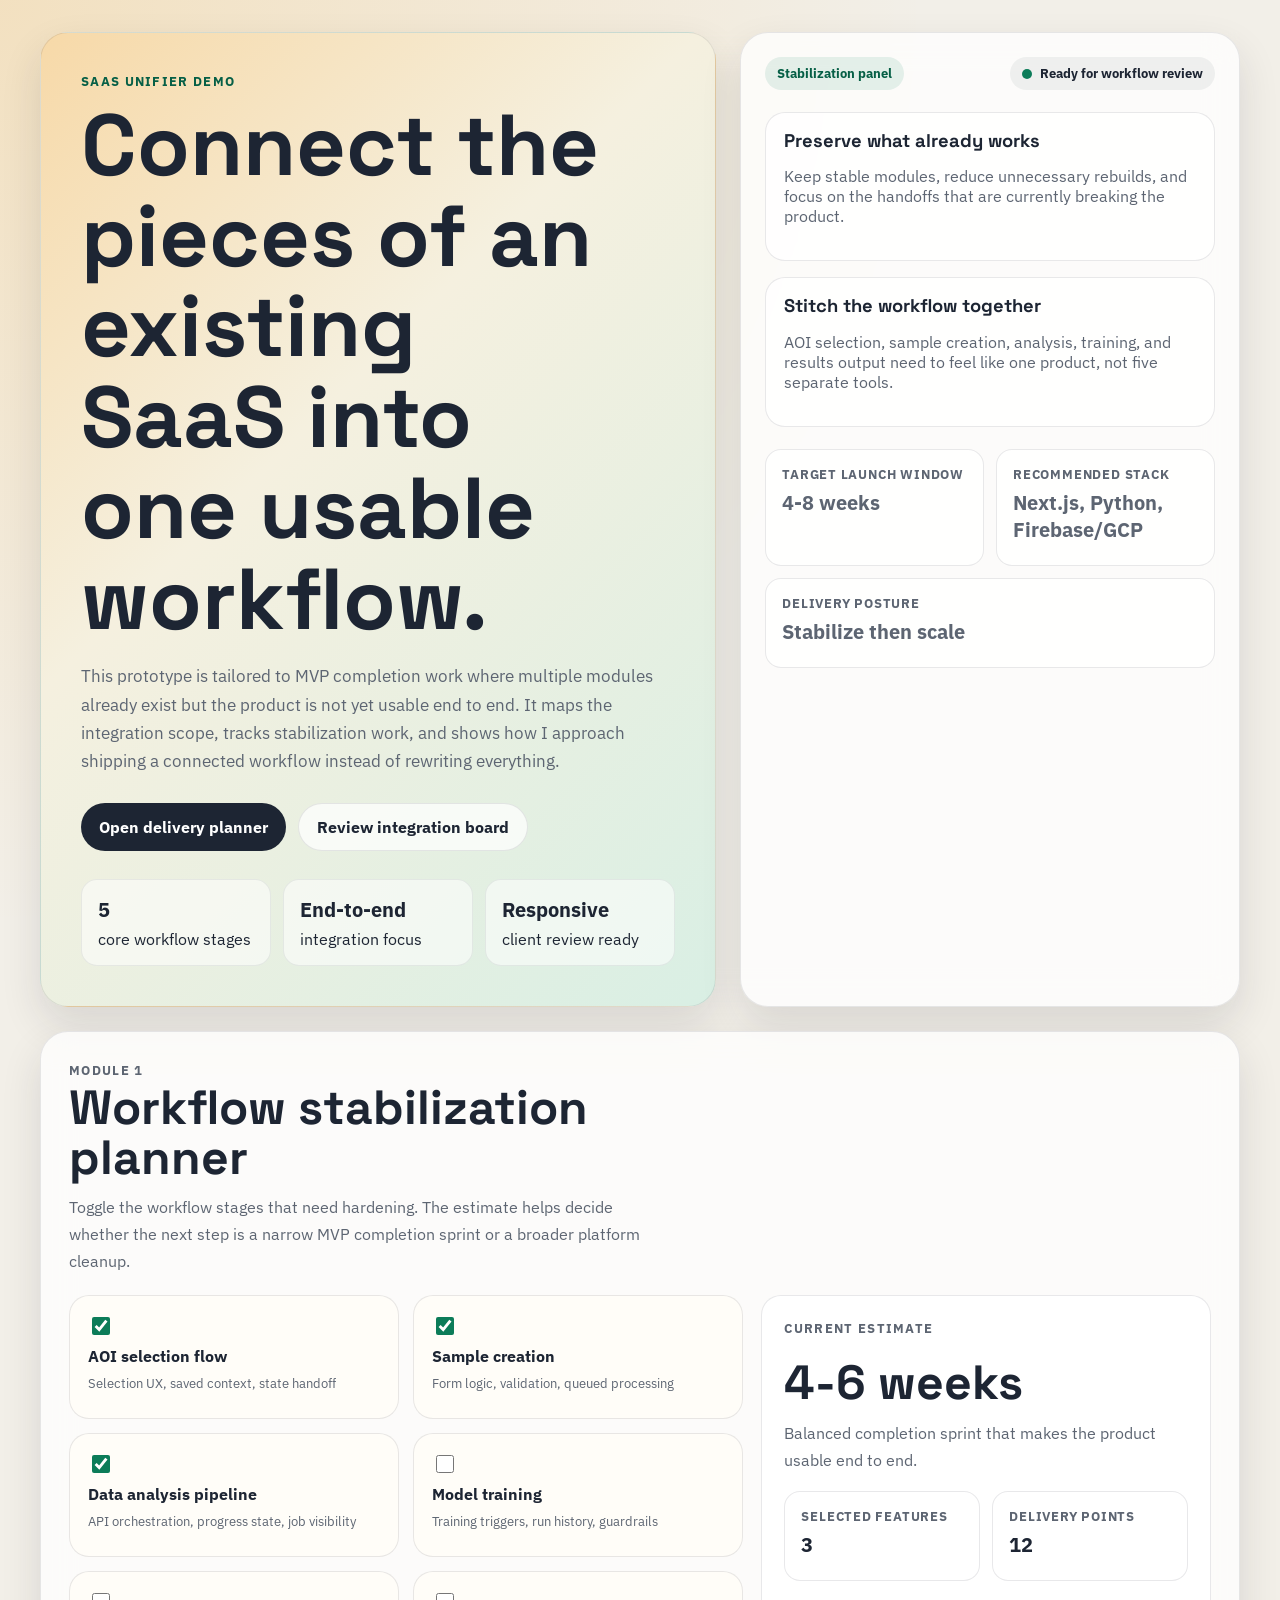
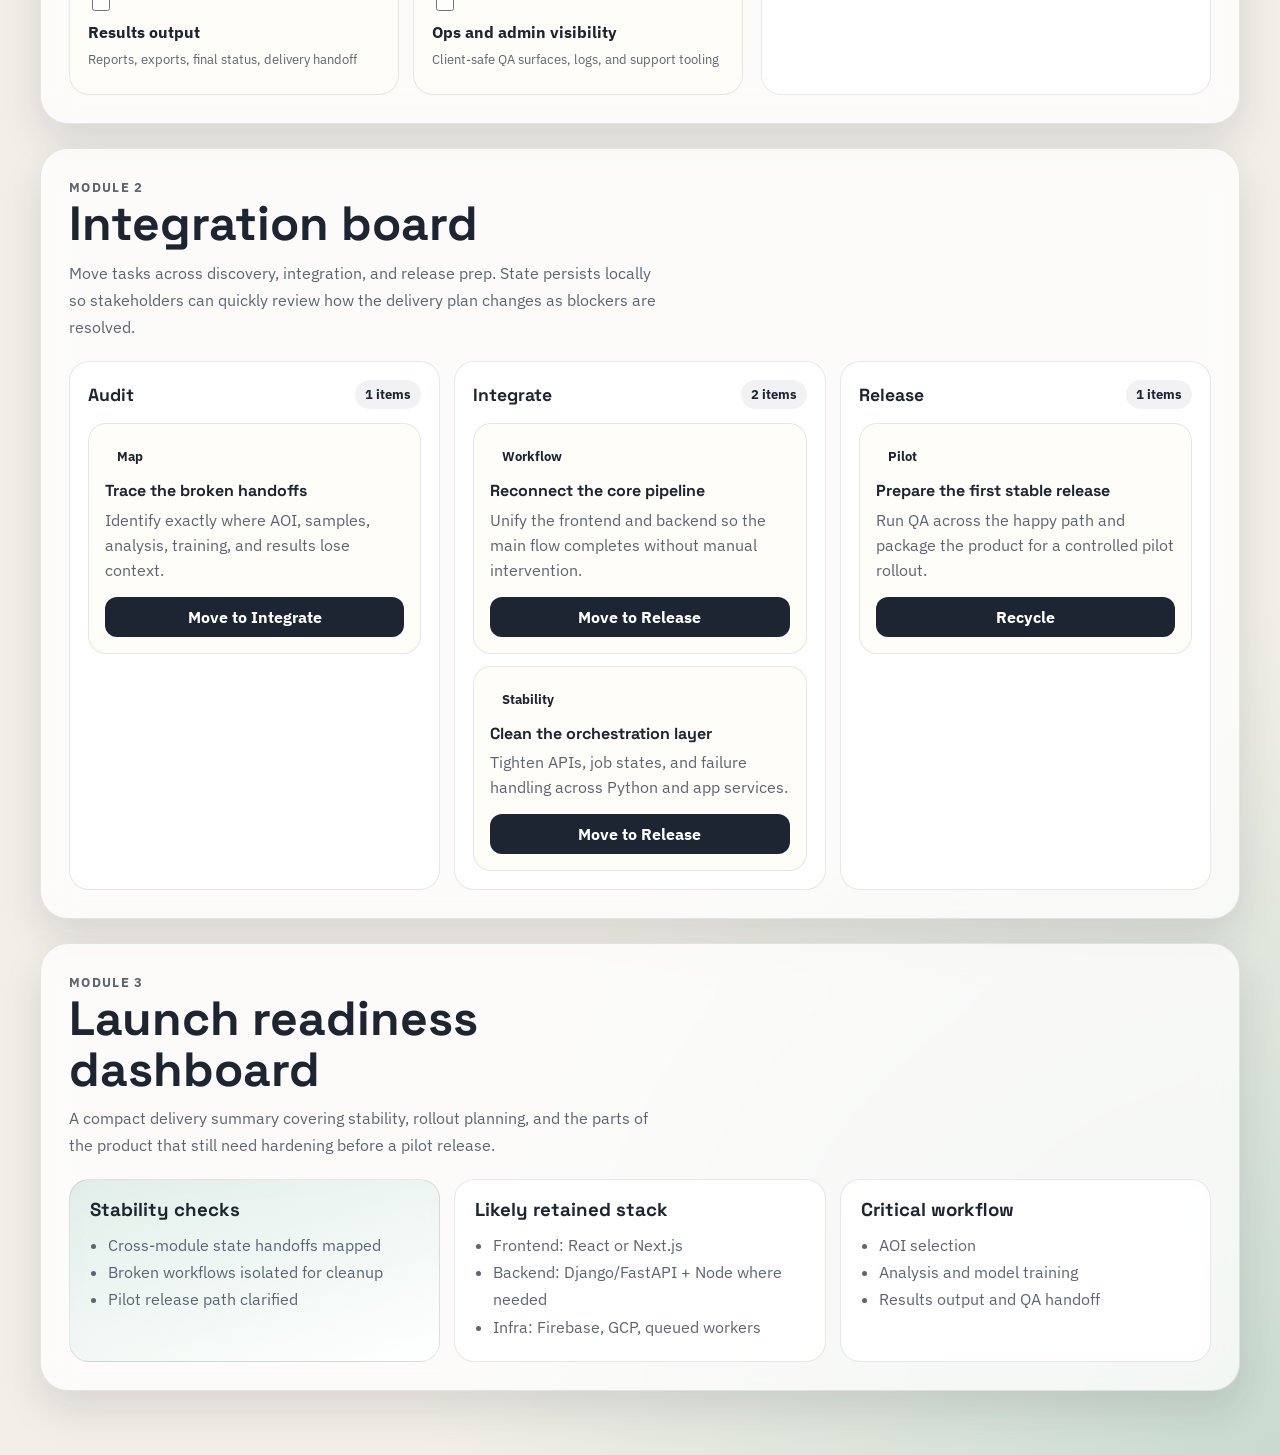
<file: index.html>
<!doctype html>
<html lang="en">
  <head>
    <meta charset="UTF-8" />
    <meta name="viewport" content="width=device-width, initial-scale=1.0" />
    <title>SaaS Unifier MVP</title>
    <meta
      name="description"
      content="A focused SaaS MVP demo for stabilizing connected workflows across an existing product."
    />
    <link rel="preconnect" href="https://fonts.googleapis.com" />
    <link rel="preconnect" href="https://fonts.gstatic.com" crossorigin />
    <link
      href="https://fonts.googleapis.com/css2?family=IBM+Plex+Sans:wght@400;500;600;700&family=Space+Grotesk:wght@500;700&display=swap"
      rel="stylesheet"
    />
    <link rel="stylesheet" href="./styles.css" />
  </head>
  <body>
    <div class="page-shell">
      <header class="hero">
        <div class="hero-copy">
          <p class="eyebrow">SaaS Unifier Demo</p>
          <h1>Connect the pieces of an existing SaaS into one usable workflow.</h1>
          <p class="hero-text">
            This prototype is tailored to MVP completion work where multiple
            modules already exist but the product is not yet usable end to end.
            It maps the integration scope, tracks stabilization work, and shows
            how I approach shipping a connected workflow instead of rewriting
            everything.
          </p>
          <div class="hero-actions">
            <a class="button button-primary" href="#planner">Open delivery planner</a>
            <a class="button button-secondary" href="#board">Review integration board</a>
          </div>
          <ul class="hero-stats">
            <li>
              <strong>5</strong>
              <span>core workflow stages</span>
            </li>
            <li>
              <strong>End-to-end</strong>
              <span>integration focus</span>
            </li>
            <li>
              <strong>Responsive</strong>
              <span>client review ready</span>
            </li>
          </ul>
        </div>
        <section class="hero-panel" aria-label="Launch status preview">
          <div class="panel-header">
            <span class="panel-tag">Stabilization panel</span>
            <span class="status-pill">
              <span class="status-dot"></span>
              Ready for workflow review
            </span>
          </div>
          <div class="launch-grid">
            <article>
              <h2>Preserve what already works</h2>
              <p>
                Keep stable modules, reduce unnecessary rebuilds, and focus on
                the handoffs that are currently breaking the product.
              </p>
            </article>
            <article>
              <h2>Stitch the workflow together</h2>
              <p>
                AOI selection, sample creation, analysis, training, and results
                output need to feel like one product, not five separate tools.
              </p>
            </article>
          </div>
          <div class="launch-metrics">
            <div>
              <span class="metric-label">Target launch window</span>
              <strong>4-8 weeks</strong>
            </div>
            <div>
              <span class="metric-label">Recommended stack</span>
              <strong>Next.js, Python, Firebase/GCP</strong>
            </div>
            <div>
              <span class="metric-label">Delivery posture</span>
              <strong>Stabilize then scale</strong>
            </div>
          </div>
        </section>
      </header>

      <main>
        <section class="section" id="planner">
          <div class="section-heading">
            <p class="eyebrow">Module 1</p>
            <h2>Workflow stabilization planner</h2>
            <p>
              Toggle the workflow stages that need hardening. The estimate helps
              decide whether the next step is a narrow MVP completion sprint or
              a broader platform cleanup.
            </p>
          </div>
          <div class="planner-layout">
            <form class="feature-grid" id="feature-form">
              <label class="feature-card">
                <input type="checkbox" data-points="4" checked />
                <span>AOI selection flow</span>
                <small>Selection UX, saved context, state handoff</small>
              </label>
              <label class="feature-card">
                <input type="checkbox" data-points="5" checked />
                <span>Sample creation</span>
                <small>Form logic, validation, queued processing</small>
              </label>
              <label class="feature-card">
                <input type="checkbox" data-points="3" checked />
                <span>Data analysis pipeline</span>
                <small>API orchestration, progress state, job visibility</small>
              </label>
              <label class="feature-card">
                <input type="checkbox" data-points="4" />
                <span>Model training</span>
                <small>Training triggers, run history, guardrails</small>
              </label>
              <label class="feature-card">
                <input type="checkbox" data-points="6" />
                <span>Results output</span>
                <small>Reports, exports, final status, delivery handoff</small>
              </label>
              <label class="feature-card">
                <input type="checkbox" data-points="5" />
                <span>Ops and admin visibility</span>
                <small>Client-safe QA surfaces, logs, and support tooling</small>
              </label>
            </form>
            <aside class="estimate-card" aria-live="polite">
              <p class="eyebrow">Current estimate</p>
              <h3 id="estimate-range">4-6 weeks</h3>
              <p id="estimate-summary">
                Enough scope to turn a partially-built product into one
                testable, coherent experience.
              </p>
              <div class="estimate-breakdown">
                <div>
                  <span class="metric-label">Selected features</span>
                  <strong id="selected-count">3</strong>
                </div>
                <div>
                  <span class="metric-label">Delivery points</span>
                  <strong id="selected-points">12</strong>
                </div>
              </div>
            </aside>
          </div>
        </section>

        <section class="section" id="board">
          <div class="section-heading">
            <p class="eyebrow">Module 2</p>
            <h2>Integration board</h2>
            <p>
              Move tasks across discovery, integration, and release prep. State
              persists locally so stakeholders can quickly review how the
              delivery plan changes as blockers are resolved.
            </p>
          </div>
          <div class="board-grid" id="board-columns"></div>
        </section>

        <section class="section">
          <div class="section-heading">
            <p class="eyebrow">Module 3</p>
            <h2>Launch readiness dashboard</h2>
            <p>
              A compact delivery summary covering stability, rollout planning,
              and the parts of the product that still need hardening before a
              pilot release.
            </p>
          </div>
          <div class="readiness-grid">
            <article class="readiness-card accent-card">
              <h3>Stability checks</h3>
              <ul>
                <li>Cross-module state handoffs mapped</li>
                <li>Broken workflows isolated for cleanup</li>
                <li>Pilot release path clarified</li>
              </ul>
            </article>
            <article class="readiness-card">
              <h3>Likely retained stack</h3>
              <ul>
                <li>Frontend: React or Next.js</li>
                <li>Backend: Django/FastAPI + Node where needed</li>
                <li>Infra: Firebase, GCP, queued workers</li>
              </ul>
            </article>
            <article class="readiness-card">
              <h3>Critical workflow</h3>
              <ul>
                <li>AOI selection</li>
                <li>Analysis and model training</li>
                <li>Results output and QA handoff</li>
              </ul>
            </article>
          </div>
        </section>
      </main>
    </div>

    <template id="task-card-template">
      <article class="task-card">
        <div class="task-badge"></div>
        <h3></h3>
        <p></p>
        <button type="button" class="task-action"></button>
      </article>
    </template>

    <script src="./app.js"></script>
  </body>
</html>
</file>
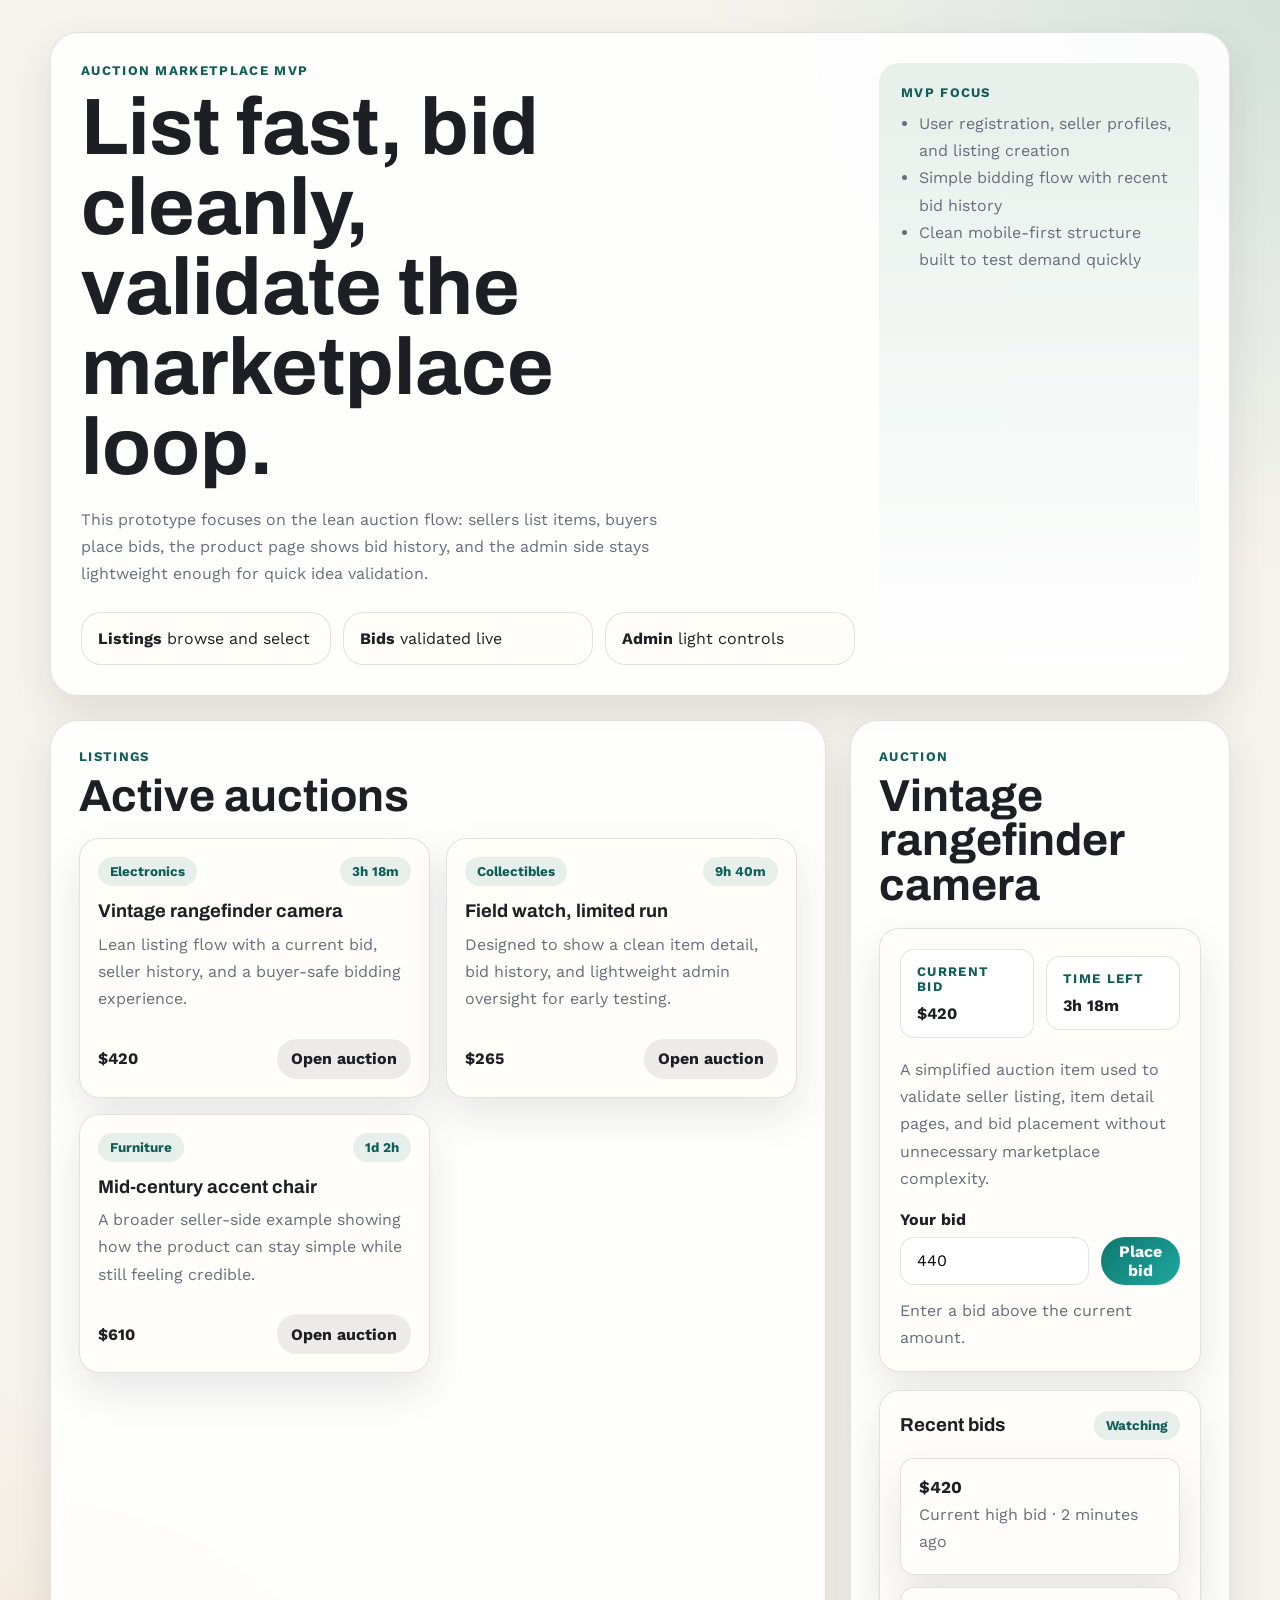
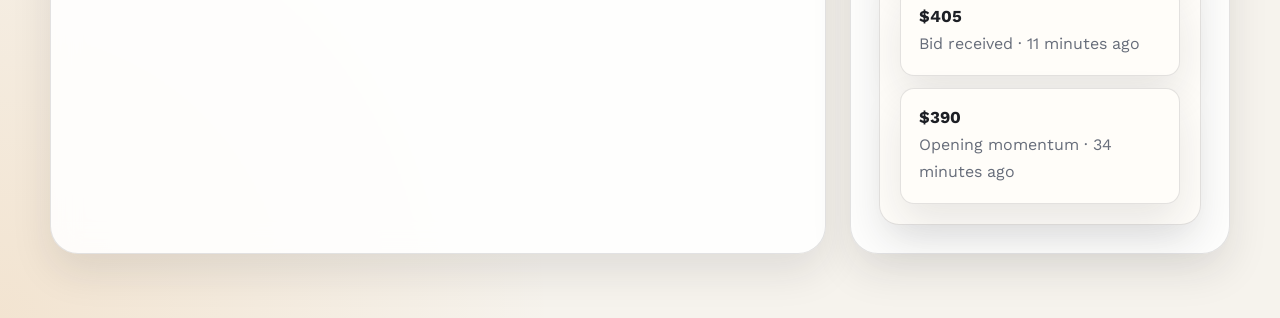
<file: auction-marketplace/index.html>
<!doctype html>
<html lang="en">
  <head>
    <meta charset="UTF-8" />
    <meta name="viewport" content="width=device-width, initial-scale=1.0" />
    <title>Auction Marketplace MVP</title>
    <meta
      name="description"
      content="A working auction marketplace MVP prototype with listings, bid history, and seller-side controls."
    />
    <link rel="preconnect" href="https://fonts.googleapis.com" />
    <link rel="preconnect" href="https://fonts.gstatic.com" crossorigin />
    <link
      href="https://fonts.googleapis.com/css2?family=Archivo:wght@500;600;700&family=Work+Sans:wght@400;500;600;700&display=swap"
      rel="stylesheet"
    />
    <link rel="stylesheet" href="./styles.css" />
  </head>
  <body>
    <div class="app-shell">
      <header class="hero">
        <div class="hero-copy">
          <p class="eyebrow">Auction Marketplace MVP</p>
          <h1>List fast, bid cleanly, validate the marketplace loop.</h1>
          <p class="hero-text">
            This prototype focuses on the lean auction flow: sellers list items,
            buyers place bids, the product page shows bid history, and the admin
            side stays lightweight enough for quick idea validation.
          </p>
          <div class="hero-stats">
            <article>
              <strong>Listings</strong>
              <span>browse and select</span>
            </article>
            <article>
              <strong>Bids</strong>
              <span>validated live</span>
            </article>
            <article>
              <strong>Admin</strong>
              <span>light controls</span>
            </article>
          </div>
        </div>
        <aside class="hero-panel">
          <p class="panel-label">MVP focus</p>
          <ul>
            <li>User registration, seller profiles, and listing creation</li>
            <li>Simple bidding flow with recent bid history</li>
            <li>Clean mobile-first structure built to test demand quickly</li>
          </ul>
        </aside>
      </header>

      <main class="market-layout">
        <section class="listing-panel">
          <div class="section-head">
            <p class="eyebrow">Listings</p>
            <h2>Active auctions</h2>
          </div>
          <div class="listing-grid" id="listing-grid"></div>
        </section>

        <section class="detail-panel">
          <div class="section-head">
            <p class="eyebrow">Auction</p>
            <h2 id="detail-title">Loading item</h2>
          </div>

          <div class="detail-card">
            <div class="detail-metrics">
              <div>
                <span class="metric-label">Current bid</span>
                <strong id="current-bid">$0</strong>
              </div>
              <div>
                <span class="metric-label">Time left</span>
                <strong id="time-left">--</strong>
              </div>
            </div>

            <p class="detail-description" id="detail-description"></p>

            <div class="bid-box">
              <label class="field">
                <span>Your bid</span>
                <input id="bid-input" type="number" min="0" step="5" />
              </label>
              <button class="primary-button" id="place-bid" type="button">Place bid</button>
            </div>

            <p class="bid-note" id="bid-note">Enter a bid above the current amount.</p>
          </div>

          <div class="history-panel">
            <div class="history-head">
              <h3>Recent bids</h3>
              <span id="watch-status">Watching</span>
            </div>
            <div class="bid-history" id="bid-history"></div>
          </div>
        </section>
      </main>
    </div>

    <template id="listing-card-template">
      <article class="listing-card">
        <div class="listing-card-top">
          <span class="listing-category"></span>
          <span class="listing-time"></span>
        </div>
        <h3 class="listing-title"></h3>
        <p class="listing-copy"></p>
        <div class="listing-bottom">
          <strong class="listing-bid"></strong>
          <button class="listing-button" type="button">Open auction</button>
        </div>
      </article>
    </template>

    <template id="bid-history-template">
      <article class="bid-item">
        <strong class="bid-amount"></strong>
        <span class="bid-meta"></span>
      </article>
    </template>

    <script src="./app.js"></script>
  </body>
</html>
</file>
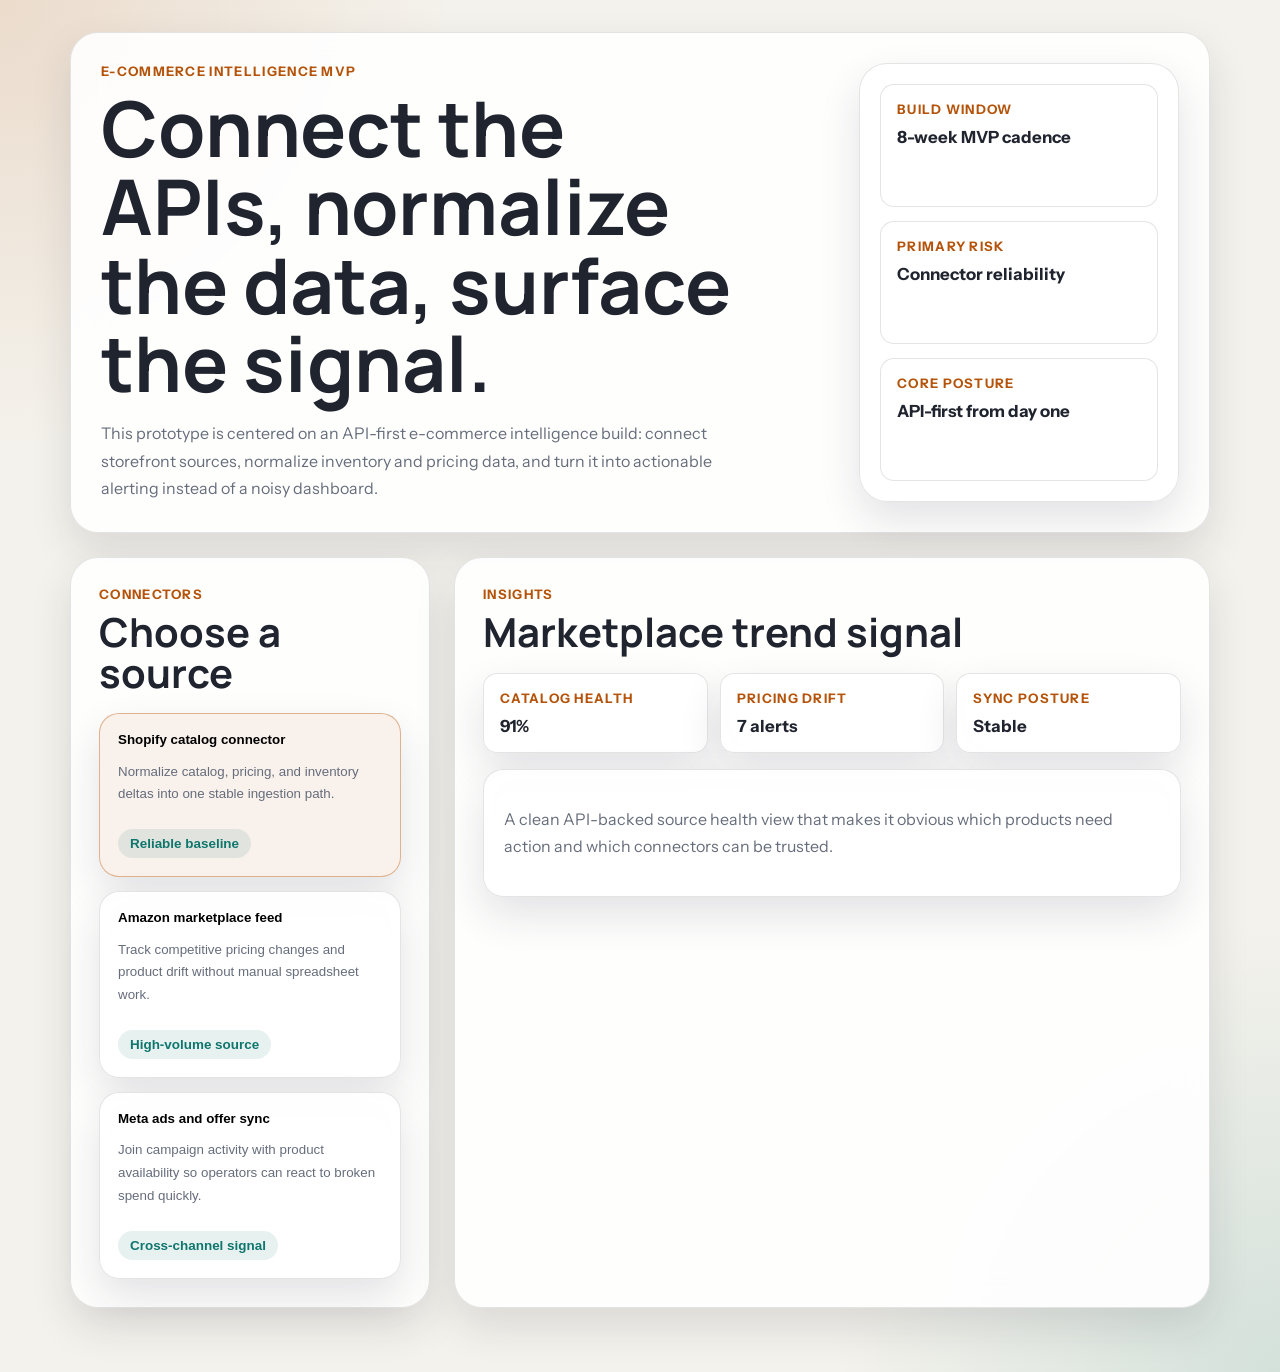
<file: ecommerce-intelligence/index.html>
<!doctype html>
<html lang="en">
  <head>
    <meta charset="UTF-8" />
    <meta name="viewport" content="width=device-width, initial-scale=1.0" />
    <title>E-commerce Intelligence MVP</title>
    <meta
      name="description"
      content="An e-commerce intelligence MVP prototype with source connectors, product alerts, and API-focused insight cards."
    />
    <link rel="preconnect" href="https://fonts.googleapis.com" />
    <link rel="preconnect" href="https://fonts.gstatic.com" crossorigin />
    <link
      href="https://fonts.googleapis.com/css2?family=Instrument+Sans:wght@400;500;600;700&family=Manrope:wght@700;800&display=swap"
      rel="stylesheet"
    />
    <link rel="stylesheet" href="./styles.css" />
  </head>
  <body>
    <div class="shell">
      <header class="hero">
        <div class="hero-copy">
          <p class="eyebrow">E-commerce Intelligence MVP</p>
          <h1>Connect the APIs, normalize the data, surface the signal.</h1>
          <p class="hero-text">
            This prototype is centered on an API-first e-commerce intelligence
            build: connect storefront sources, normalize inventory and pricing
            data, and turn it into actionable alerting instead of a noisy dashboard.
          </p>
        </div>
        <aside class="hero-panel">
          <div>
            <span class="metric-label">Build window</span>
            <strong>8-week MVP cadence</strong>
          </div>
          <div>
            <span class="metric-label">Primary risk</span>
            <strong>Connector reliability</strong>
          </div>
          <div>
            <span class="metric-label">Core posture</span>
            <strong>API-first from day one</strong>
          </div>
        </aside>
      </header>

      <main class="grid">
        <section class="panel">
          <div class="section-head">
            <p class="eyebrow">Connectors</p>
            <h2>Choose a source</h2>
          </div>
          <div class="connector-list" id="connector-list"></div>
        </section>

        <section class="panel insights-panel">
          <div class="section-head">
            <p class="eyebrow">Insights</p>
            <h2 id="detail-title">Marketplace trend signal</h2>
          </div>
          <div class="insight-grid">
            <article>
              <span class="metric-label">Catalog health</span>
              <strong id="metric-catalog">91%</strong>
            </article>
            <article>
              <span class="metric-label">Pricing drift</span>
              <strong id="metric-pricing">7 alerts</strong>
            </article>
            <article>
              <span class="metric-label">Sync posture</span>
              <strong id="metric-sync">Stable</strong>
            </article>
          </div>
          <article class="detail-card">
            <p id="detail-copy">
              A clean API-backed source health view that makes it obvious which
              products need action and which connectors can be trusted.
            </p>
          </article>
        </section>
      </main>
    </div>

    <template id="connector-template">
      <button class="connector-card" type="button">
        <strong class="connector-title"></strong>
        <p class="connector-copy"></p>
        <span class="connector-tag"></span>
      </button>
    </template>

    <script src="./app.js"></script>
  </body>
</html>
</file>
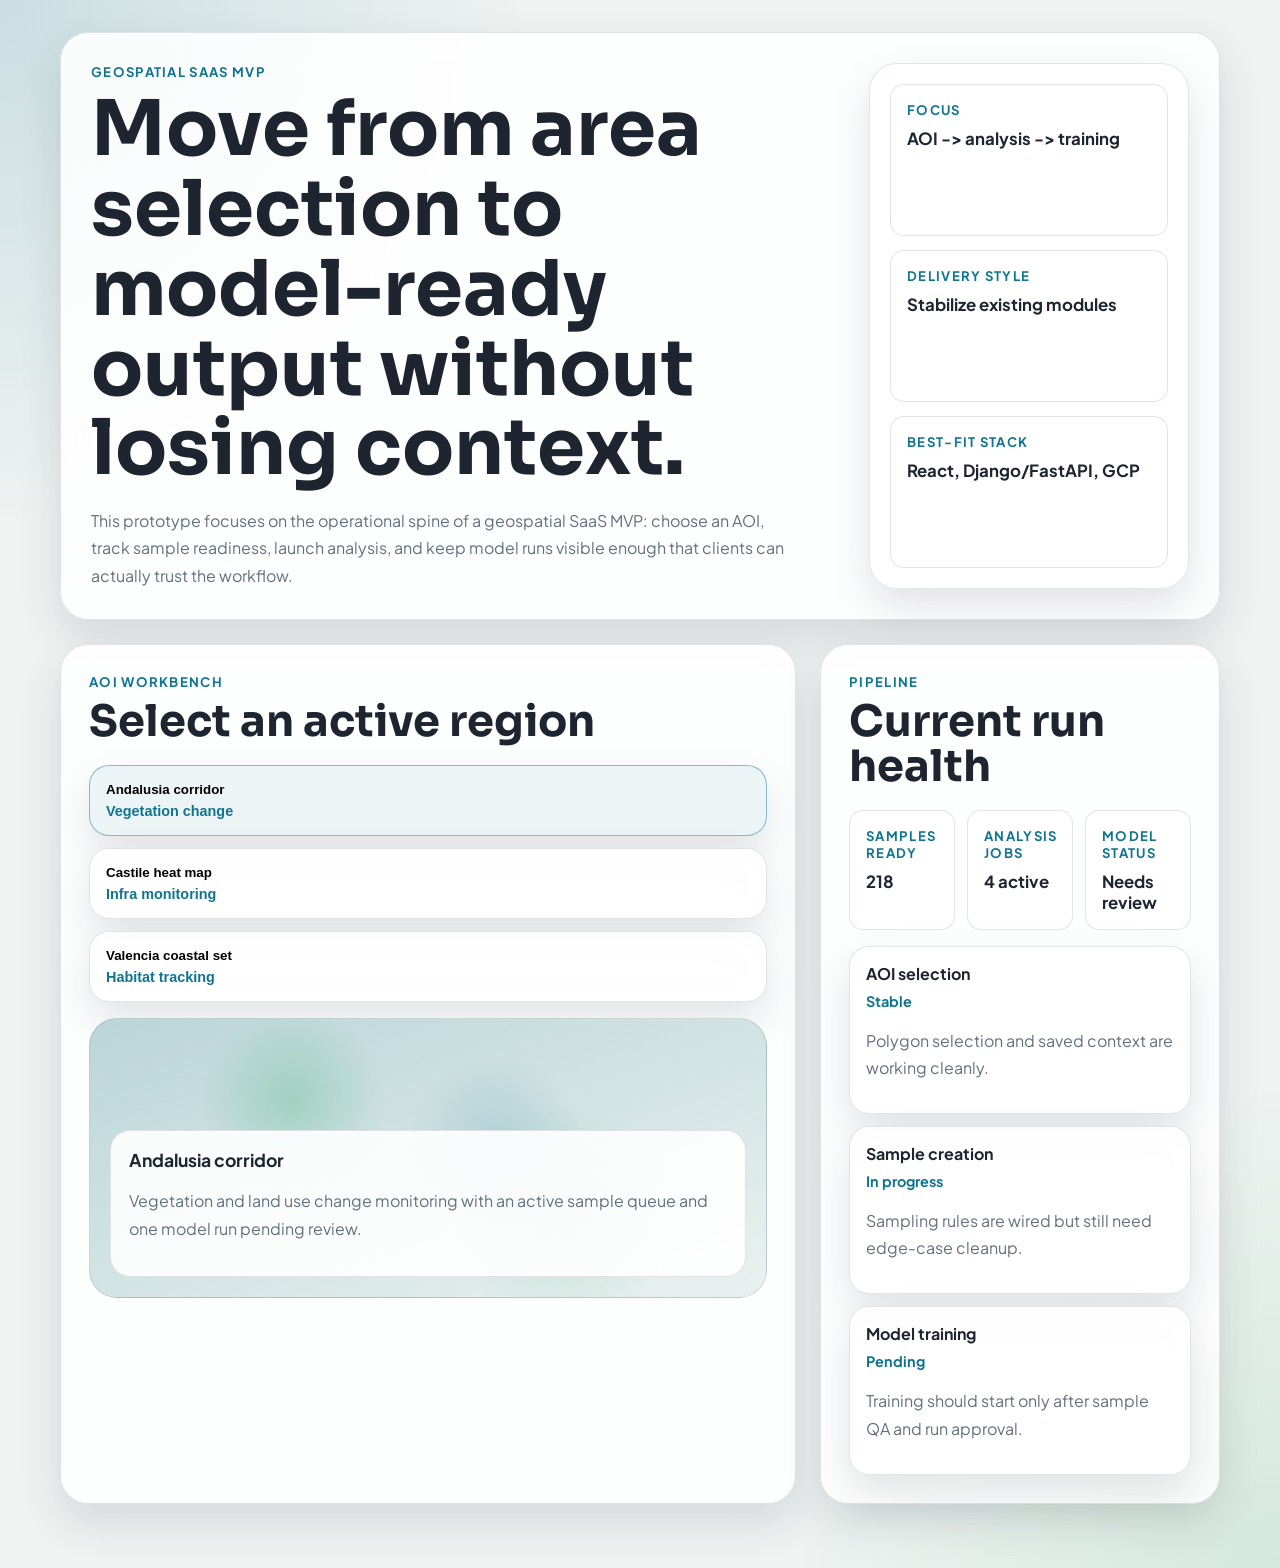
<file: geospatial-saas/index.html>
<!doctype html>
<html lang="en">
  <head>
    <meta charset="UTF-8" />
    <meta name="viewport" content="width=device-width, initial-scale=1.0" />
    <title>Geospatial SaaS MVP</title>
    <meta
      name="description"
      content="A geospatial SaaS MVP prototype focused on AOI selection, sample orchestration, and model run tracking."
    />
    <link rel="preconnect" href="https://fonts.googleapis.com" />
    <link rel="preconnect" href="https://fonts.gstatic.com" crossorigin />
    <link
      href="https://fonts.googleapis.com/css2?family=Plus+Jakarta+Sans:wght@400;500;600;700&family=Sora:wght@500;700&display=swap"
      rel="stylesheet"
    />
    <link rel="stylesheet" href="./styles.css" />
  </head>
  <body>
    <div class="shell">
      <header class="hero">
        <div class="hero-copy">
          <p class="eyebrow">Geospatial SaaS MVP</p>
          <h1>Move from area selection to model-ready output without losing context.</h1>
          <p class="hero-text">
            This prototype focuses on the operational spine of a geospatial SaaS
            MVP: choose an AOI, track sample readiness, launch analysis, and
            keep model runs visible enough that clients can actually trust the
            workflow.
          </p>
        </div>
        <aside class="hero-panel">
          <div>
            <span class="metric-label">Focus</span>
            <strong>AOI -> analysis -> training</strong>
          </div>
          <div>
            <span class="metric-label">Delivery style</span>
            <strong>Stabilize existing modules</strong>
          </div>
          <div>
            <span class="metric-label">Best-fit stack</span>
            <strong>React, Django/FastAPI, GCP</strong>
          </div>
        </aside>
      </header>

      <main class="grid">
        <section class="map-panel">
          <div class="section-head">
            <p class="eyebrow">AOI Workbench</p>
            <h2>Select an active region</h2>
          </div>
          <div class="region-list" id="region-list"></div>
          <div class="map-card">
            <div class="map-overlay">
              <strong id="region-name">Andalusia corridor</strong>
              <p id="region-summary">
                Vegetation and land use change monitoring with an active sample
                queue and one model run pending review.
              </p>
            </div>
          </div>
        </section>

        <section class="pipeline-panel">
          <div class="section-head">
            <p class="eyebrow">Pipeline</p>
            <h2>Current run health</h2>
          </div>
          <div class="pipeline-metrics">
            <article>
              <span class="metric-label">Samples ready</span>
              <strong id="sample-count">218</strong>
            </article>
            <article>
              <span class="metric-label">Analysis jobs</span>
              <strong id="analysis-count">4 active</strong>
            </article>
            <article>
              <span class="metric-label">Model status</span>
              <strong id="model-status">Needs review</strong>
            </article>
          </div>
          <div class="stage-list" id="stage-list"></div>
        </section>
      </main>
    </div>

    <template id="region-template">
      <button class="region-button" type="button">
        <span class="region-title"></span>
        <span class="region-tag"></span>
      </button>
    </template>

    <template id="stage-template">
      <article class="stage-card">
        <div class="stage-head">
          <strong class="stage-title"></strong>
          <span class="stage-state"></span>
        </div>
        <p class="stage-copy"></p>
      </article>
    </template>

    <script src="./app.js"></script>
  </body>
</html>
</file>
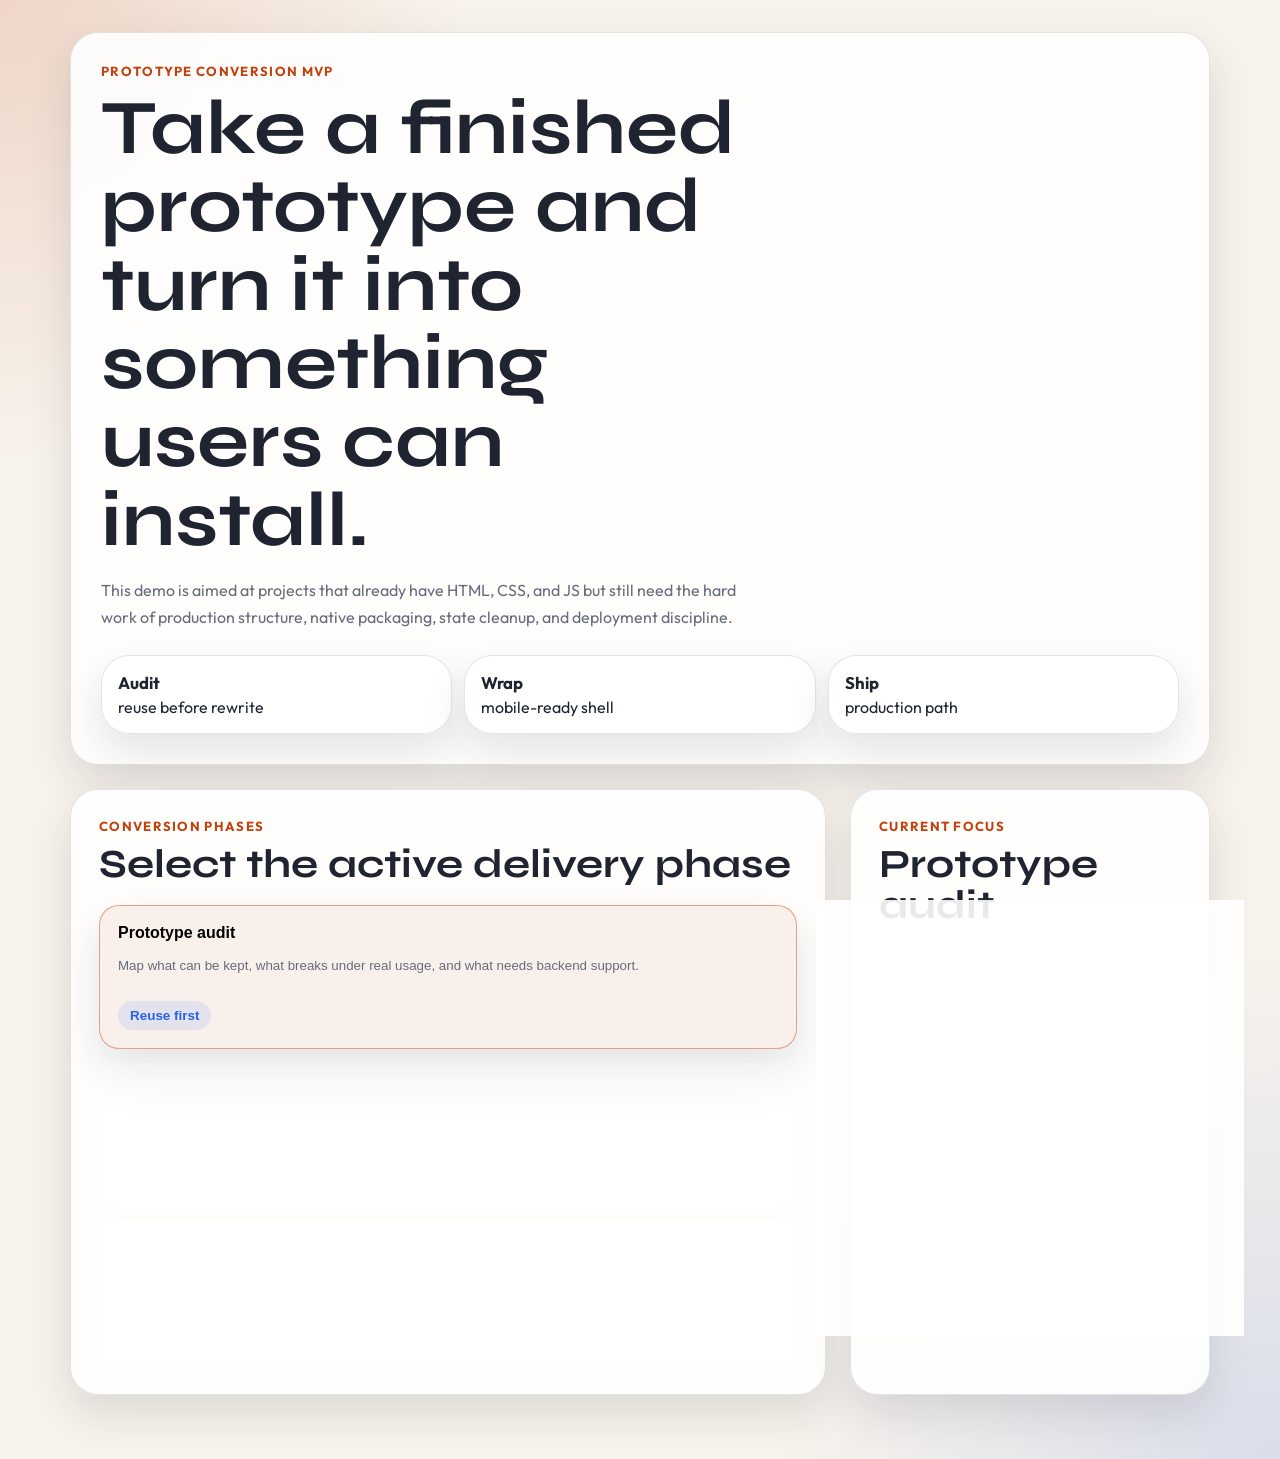
<file: prototype-conversion/index.html>
<!doctype html>
<html lang="en">
  <head>
    <meta charset="UTF-8" />
    <meta name="viewport" content="width=device-width, initial-scale=1.0" />
    <title>Prototype Conversion MVP</title>
    <meta
      name="description"
      content="A working prototype-to-product conversion demo focused on turning HTML/CSS/JS into a deployable mobile app."
    />
    <link rel="preconnect" href="https://fonts.googleapis.com" />
    <link rel="preconnect" href="https://fonts.gstatic.com" crossorigin />
    <link
      href="https://fonts.googleapis.com/css2?family=Outfit:wght@400;500;600;700&family=Syne:wght@500;700&display=swap"
      rel="stylesheet"
    />
    <link rel="stylesheet" href="./styles.css" />
  </head>
  <body>
    <div class="shell">
      <header class="hero">
        <div class="hero-copy">
          <p class="eyebrow">Prototype Conversion MVP</p>
          <h1>Take a finished prototype and turn it into something users can install.</h1>
          <p class="hero-text">
            This demo is aimed at projects that already have HTML, CSS, and JS
            but still need the hard work of production structure, native
            packaging, state cleanup, and deployment discipline.
          </p>
        </div>
        <div class="hero-stats">
          <article>
            <strong>Audit</strong>
            <span>reuse before rewrite</span>
          </article>
          <article>
            <strong>Wrap</strong>
            <span>mobile-ready shell</span>
          </article>
          <article>
            <strong>Ship</strong>
            <span>production path</span>
          </article>
        </div>
      </header>

      <main class="grid">
        <section class="panel">
          <div class="section-head">
            <p class="eyebrow">Conversion Phases</p>
            <h2>Select the active delivery phase</h2>
          </div>
          <div class="phase-list" id="phase-list"></div>
        </section>

        <aside class="panel detail-panel">
          <div class="section-head">
            <p class="eyebrow">Current Focus</p>
            <h2 id="detail-title">Prototype audit</h2>
          </div>
          <div class="detail-card">
            <p id="detail-copy">
              Review what is already reusable, isolate fragile interactions, and
              decide where native wrappers or backend services are actually
              needed.
            </p>
            <div class="detail-metrics">
              <div>
                <span class="metric-label">Reusable UI</span>
                <strong id="metric-ui">78%</strong>
              </div>
              <div>
                <span class="metric-label">Shipping risk</span>
                <strong id="metric-risk">Medium</strong>
              </div>
            </div>
          </div>
        </aside>
      </main>
    </div>

    <template id="phase-template">
      <button class="phase-card" type="button">
        <strong class="phase-title"></strong>
        <p class="phase-copy"></p>
        <span class="phase-tag"></span>
      </button>
    </template>

    <script src="./app.js"></script>
  </body>
</html>
</file>
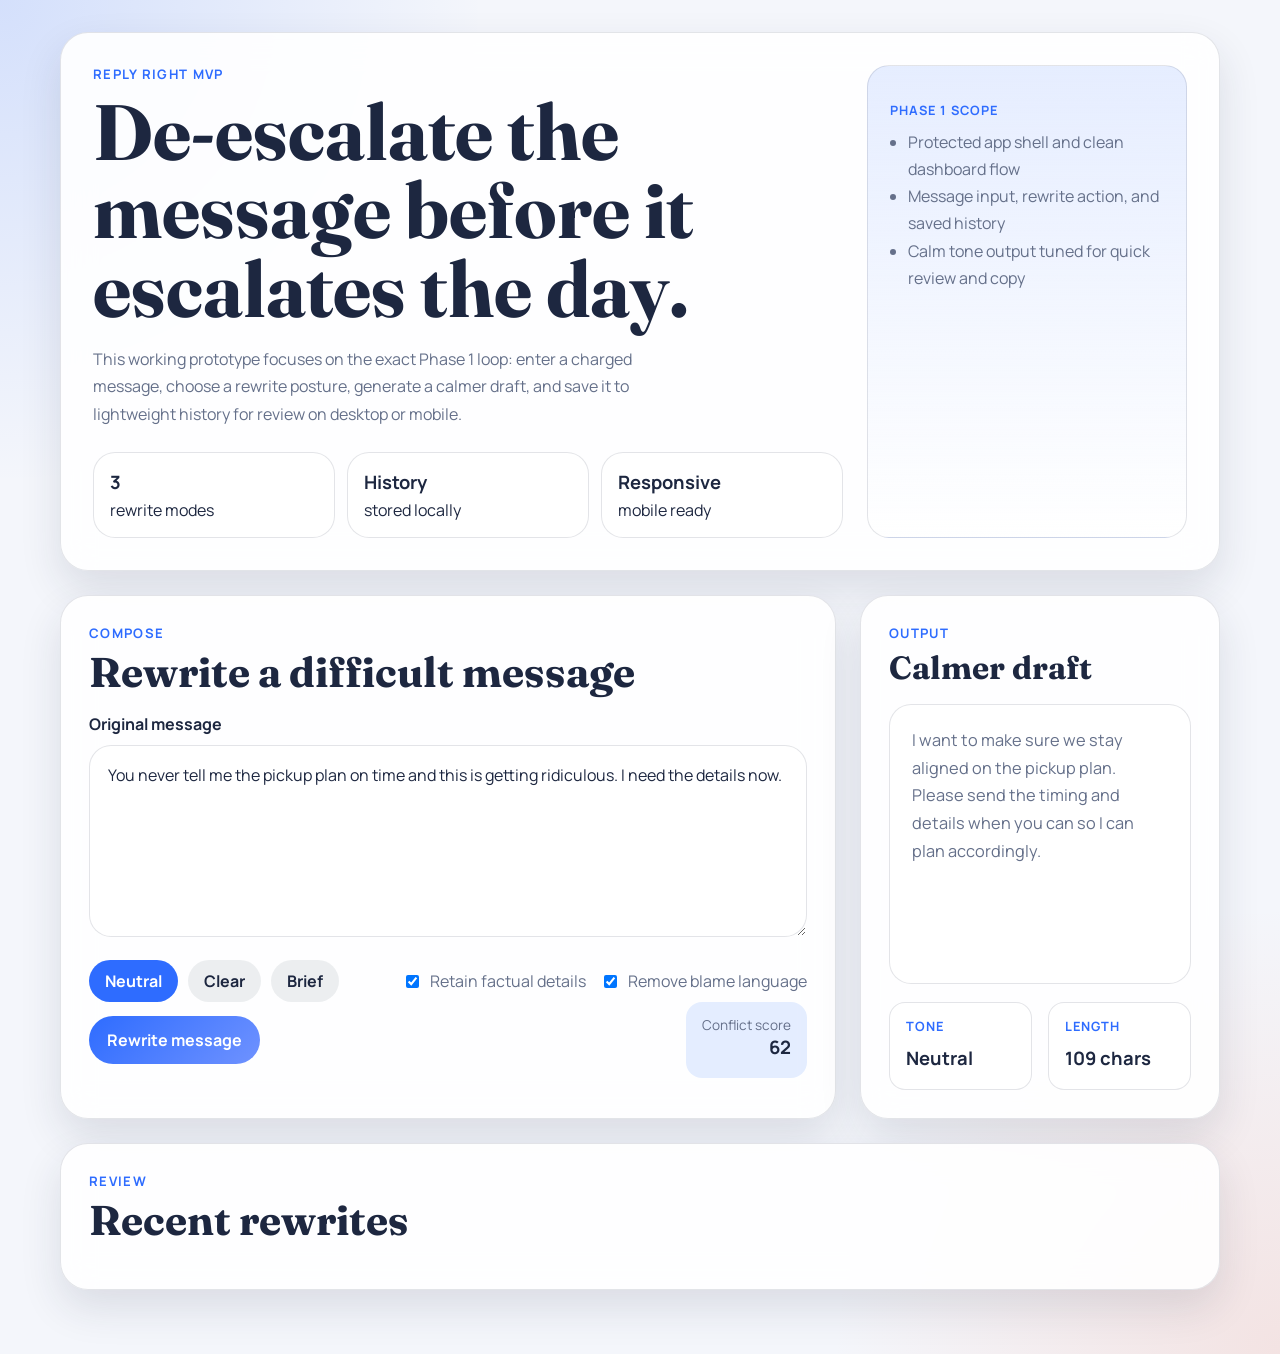
<file: reply-right/index.html>
<!doctype html>
<html lang="en">
  <head>
    <meta charset="UTF-8" />
    <meta name="viewport" content="width=device-width, initial-scale=1.0" />
    <title>Reply Right MVP</title>
    <meta
      name="description"
      content="A working MVP prototype for rewriting emotionally charged co-parenting messages into calmer, clearer drafts."
    />
    <link rel="preconnect" href="https://fonts.googleapis.com" />
    <link rel="preconnect" href="https://fonts.gstatic.com" crossorigin />
    <link
      href="https://fonts.googleapis.com/css2?family=Fraunces:wght@600;700&family=Manrope:wght@400;500;600;700&display=swap"
      rel="stylesheet"
    />
    <link rel="stylesheet" href="./styles.css" />
  </head>
  <body>
    <div class="shell">
      <header class="hero">
        <div class="hero-copy">
          <p class="eyebrow">Reply Right MVP</p>
          <h1>De-escalate the message before it escalates the day.</h1>
          <p class="hero-text">
            This working prototype focuses on the exact Phase 1 loop: enter a
            charged message, choose a rewrite posture, generate a calmer draft,
            and save it to lightweight history for review on desktop or mobile.
          </p>
          <div class="hero-stats">
            <article>
              <strong>3</strong>
              <span>rewrite modes</span>
            </article>
            <article>
              <strong>History</strong>
              <span>stored locally</span>
            </article>
            <article>
              <strong>Responsive</strong>
              <span>mobile ready</span>
            </article>
          </div>
        </div>
        <div class="hero-card">
          <p class="card-label">Phase 1 scope</p>
          <ul>
            <li>Protected app shell and clean dashboard flow</li>
            <li>Message input, rewrite action, and saved history</li>
            <li>Calm tone output tuned for quick review and copy</li>
          </ul>
        </div>
      </header>

      <main class="layout">
        <section class="composer">
          <div class="section-head">
            <p class="eyebrow">Compose</p>
            <h2>Rewrite a difficult message</h2>
          </div>

          <label class="field">
            <span>Original message</span>
            <textarea
              id="source-message"
              rows="7"
              placeholder="Paste the incoming message or draft your reply here."
            >You never tell me the pickup plan on time and this is getting ridiculous. I need the details now.</textarea>
          </label>

          <div class="controls">
            <div class="mode-group" id="mode-group">
              <button class="mode-chip is-active" data-mode="neutral" type="button">Neutral</button>
              <button class="mode-chip" data-mode="clear" type="button">Clear</button>
              <button class="mode-chip" data-mode="brief" type="button">Brief</button>
            </div>
            <div class="toggle-group">
              <label>
                <input type="checkbox" id="retain-facts" checked />
                Retain factual details
              </label>
              <label>
                <input type="checkbox" id="remove-blame" checked />
                Remove blame language
              </label>
            </div>
          </div>

          <div class="action-row">
            <button class="primary-button" id="rewrite-button" type="button">Rewrite message</button>
            <div class="meter">
              <span>Conflict score</span>
              <strong id="conflict-score">62</strong>
            </div>
          </div>
        </section>

        <aside class="result-panel">
          <div class="section-head compact">
            <p class="eyebrow">Output</p>
            <h2>Calmer draft</h2>
          </div>
          <article class="result-card">
            <p id="rewritten-message">
              I want to make sure we stay aligned on the pickup plan. Please send
              the timing and details when you can so I can plan accordingly.
            </p>
          </article>
          <div class="result-meta">
            <div>
              <span class="meta-label">Tone</span>
              <strong id="selected-mode-label">Neutral</strong>
            </div>
            <div>
              <span class="meta-label">Length</span>
              <strong id="message-length">109 chars</strong>
            </div>
          </div>
        </aside>
      </main>

      <section class="history">
        <div class="section-head">
          <p class="eyebrow">Review</p>
          <h2>Recent rewrites</h2>
        </div>
        <div class="history-list" id="history-list"></div>
      </section>
    </div>

    <template id="history-item-template">
      <article class="history-card">
        <div class="history-card-head">
          <span class="history-mode"></span>
          <span class="history-score"></span>
        </div>
        <p class="history-preview"></p>
      </article>
    </template>

    <script src="./app.js"></script>
  </body>
</html>
</file>
<file: styles.css>
:root {
  --bg: #f2efe8;
  --surface: rgba(255, 255, 255, 0.76);
  --surface-strong: #fffdf8;
  --ink: #1d2533;
  --muted: #5d6572;
  --line: rgba(29, 37, 51, 0.1);
  --accent: #0c7c59;
  --accent-strong: #065f46;
  --warm: #f59e0b;
  --hero: linear-gradient(135deg, #f7d9a8 0%, #f5f0df 40%, #d9efe4 100%);
  --shadow: 0 18px 40px rgba(29, 37, 51, 0.12);
  --radius-xl: 28px;
  --radius-lg: 20px;
  --radius-md: 16px;
}

* {
  box-sizing: border-box;
}

html {
  scroll-behavior: smooth;
}

body {
  margin: 0;
  min-height: 100vh;
  font-family: "IBM Plex Sans", sans-serif;
  color: var(--ink);
  background:
    radial-gradient(circle at top left, rgba(245, 158, 11, 0.18), transparent 28%),
    radial-gradient(circle at bottom right, rgba(12, 124, 89, 0.18), transparent 26%),
    var(--bg);
}

.page-shell {
  width: min(1200px, calc(100% - 32px));
  margin: 0 auto;
  padding: 32px 0 64px;
}

.hero,
.section,
.hero-panel,
.estimate-card,
.readiness-card,
.column,
.task-card {
  backdrop-filter: blur(16px);
}

.hero {
  display: grid;
  grid-template-columns: 1.15fr 0.85fr;
  gap: 24px;
  margin-bottom: 24px;
}

.hero-copy,
.hero-panel,
.section {
  border: 1px solid var(--line);
  border-radius: var(--radius-xl);
  box-shadow: var(--shadow);
}

.hero-copy {
  padding: 40px;
  background: var(--hero);
}

.hero-panel,
.section,
.estimate-card,
.readiness-card,
.column,
.task-card {
  background: var(--surface);
}

.eyebrow {
  margin: 0 0 10px;
  font-size: 0.82rem;
  font-weight: 700;
  letter-spacing: 0.1em;
  text-transform: uppercase;
  color: var(--accent-strong);
}

h1,
h2,
h3 {
  margin: 0;
  font-family: "Space Grotesk", sans-serif;
  line-height: 1.05;
}

h1 {
  max-width: 10ch;
  font-size: clamp(2.8rem, 7vw, 5.4rem);
}

.hero-text,
.section-heading p,
.launch-grid p,
.launch-metrics,
.estimate-card p,
.task-card p,
.readiness-card li {
  color: var(--muted);
}

.hero-text {
  max-width: 58ch;
  margin: 18px 0 28px;
  font-size: 1.04rem;
  line-height: 1.7;
}

.hero-actions {
  display: flex;
  flex-wrap: wrap;
  gap: 12px;
  margin-bottom: 28px;
}

.button {
  display: inline-flex;
  align-items: center;
  justify-content: center;
  min-height: 48px;
  padding: 0 18px;
  border-radius: 999px;
  font-weight: 700;
  text-decoration: none;
}

.button-primary {
  color: #fff;
  background: var(--ink);
}

.button-secondary {
  color: var(--ink);
  background: rgba(255, 255, 255, 0.72);
  border: 1px solid var(--line);
}

.hero-stats {
  display: grid;
  grid-template-columns: repeat(3, minmax(0, 1fr));
  gap: 12px;
  padding: 0;
  margin: 0;
  list-style: none;
}

.hero-stats li {
  padding: 16px;
  border-radius: var(--radius-md);
  background: rgba(255, 255, 255, 0.55);
  border: 1px solid rgba(29, 37, 51, 0.08);
}

.hero-stats strong,
.estimate-card strong,
.launch-metrics strong {
  display: block;
  margin-bottom: 6px;
  font-size: 1.25rem;
}

.hero-panel {
  padding: 24px;
}

.panel-header,
.launch-metrics,
.estimate-breakdown {
  display: flex;
  align-items: center;
  justify-content: space-between;
  gap: 12px;
}

.panel-tag,
.status-pill,
.task-badge {
  display: inline-flex;
  align-items: center;
  gap: 8px;
  padding: 8px 12px;
  border-radius: 999px;
  font-size: 0.82rem;
  font-weight: 700;
}

.panel-tag {
  background: rgba(12, 124, 89, 0.1);
  color: var(--accent-strong);
}

.status-pill {
  background: rgba(29, 37, 51, 0.06);
}

.status-dot {
  width: 10px;
  height: 10px;
  border-radius: 50%;
  background: var(--accent);
}

.launch-grid {
  display: grid;
  gap: 16px;
  margin: 22px 0;
}

.launch-grid article {
  padding: 18px;
  border-radius: var(--radius-lg);
  background: rgba(255, 255, 255, 0.78);
  border: 1px solid var(--line);
}

.launch-grid h2 {
  font-size: 1.15rem;
  margin-bottom: 10px;
}

.launch-metrics {
  flex-wrap: wrap;
  align-items: stretch;
}

.launch-metrics div,
.estimate-breakdown div {
  flex: 1 1 160px;
  padding: 16px;
  border-radius: var(--radius-md);
  background: rgba(255, 255, 255, 0.78);
  border: 1px solid var(--line);
}

.section {
  padding: 28px;
  margin-top: 24px;
}

.section-heading {
  max-width: 60ch;
  margin-bottom: 20px;
}

.section-heading h2 {
  font-size: clamp(1.9rem, 4vw, 3rem);
  margin-bottom: 10px;
}

.section-heading p {
  margin: 0;
  line-height: 1.7;
}

.planner-layout {
  display: grid;
  grid-template-columns: 1.2fr 0.8fr;
  gap: 18px;
}

.feature-grid {
  display: grid;
  grid-template-columns: repeat(2, minmax(0, 1fr));
  gap: 14px;
}

.feature-card {
  display: flex;
  flex-direction: column;
  gap: 8px;
  min-height: 124px;
  padding: 18px;
  border: 1px solid var(--line);
  border-radius: var(--radius-lg);
  background: var(--surface-strong);
  cursor: pointer;
  transition: transform 160ms ease, border-color 160ms ease, box-shadow 160ms ease;
}

.feature-card:hover {
  transform: translateY(-2px);
  box-shadow: 0 10px 20px rgba(29, 37, 51, 0.06);
}

.feature-card input {
  width: 18px;
  height: 18px;
  accent-color: var(--accent);
}

.feature-card span {
  font-weight: 700;
}

.feature-card small {
  color: var(--muted);
  line-height: 1.5;
}

.estimate-card {
  padding: 22px;
  border: 1px solid var(--line);
  border-radius: var(--radius-lg);
}

.estimate-card h3 {
  font-size: clamp(2rem, 4vw, 3rem);
  margin: 8px 0 12px;
}

.estimate-card p {
  margin: 0 0 18px;
  line-height: 1.65;
}

.metric-label {
  display: block;
  margin-bottom: 6px;
  font-size: 0.82rem;
  font-weight: 700;
  letter-spacing: 0.06em;
  text-transform: uppercase;
  color: var(--muted);
}

.board-grid {
  display: grid;
  grid-template-columns: repeat(3, minmax(0, 1fr));
  gap: 14px;
}

.column {
  min-height: 340px;
  padding: 18px;
  border: 1px solid var(--line);
  border-radius: var(--radius-lg);
}

.column header {
  display: flex;
  align-items: center;
  justify-content: space-between;
  margin-bottom: 14px;
}

.column header h3 {
  font-size: 1.1rem;
}

.column-count {
  padding: 6px 10px;
  border-radius: 999px;
  font-size: 0.8rem;
  font-weight: 700;
  background: rgba(29, 37, 51, 0.06);
}

.task-list {
  display: grid;
  gap: 12px;
}

.task-card {
  padding: 16px;
  border: 1px solid var(--line);
  border-radius: 18px;
  background: var(--surface-strong);
}

.task-card h3 {
  font-size: 1rem;
  margin: 10px 0 8px;
}

.task-card p {
  margin: 0 0 14px;
  line-height: 1.55;
}

.task-action {
  min-height: 40px;
  width: 100%;
  border: 0;
  border-radius: 12px;
  font: inherit;
  font-weight: 700;
  color: #fff;
  background: var(--ink);
  cursor: pointer;
}

.readiness-grid {
  display: grid;
  grid-template-columns: repeat(3, minmax(0, 1fr));
  gap: 14px;
}

.readiness-card {
  padding: 20px;
  border: 1px solid var(--line);
  border-radius: var(--radius-lg);
}

.accent-card {
  background: linear-gradient(160deg, rgba(12, 124, 89, 0.12), rgba(255, 255, 255, 0.8));
}

.readiness-card h3 {
  margin-bottom: 12px;
}

.readiness-card ul {
  margin: 0;
  padding-left: 18px;
  line-height: 1.7;
}

@media (max-width: 980px) {
  .hero,
  .planner-layout,
  .readiness-grid {
    grid-template-columns: 1fr;
  }

  .feature-grid,
  .board-grid {
    grid-template-columns: 1fr;
  }
}

@media (max-width: 720px) {
  .page-shell {
    width: min(100% - 20px, 1200px);
    padding-top: 20px;
  }

  .hero-copy,
  .hero-panel,
  .section {
    padding: 22px;
  }

  .hero-stats {
    grid-template-columns: 1fr;
  }

  .panel-header,
  .launch-metrics,
  .estimate-breakdown {
    flex-direction: column;
    align-items: stretch;
  }
}
</file>
<file: auction-marketplace/styles.css>
:root {
  --bg: #f6f3ed;
  --ink: #1d1f25;
  --muted: #676d7a;
  --line: rgba(29, 31, 37, 0.12);
  --surface: rgba(255, 255, 255, 0.88);
  --surface-strong: #fffdf9;
  --brand: #0f766e;
  --brand-dark: #115e59;
  --gold: #d97706;
  --shadow: 0 18px 40px rgba(29, 31, 37, 0.1);
  --radius-xl: 28px;
  --radius-lg: 20px;
  --radius-md: 14px;
}

* {
  box-sizing: border-box;
}

body {
  margin: 0;
  min-height: 100vh;
  color: var(--ink);
  font-family: "Work Sans", sans-serif;
  background:
    radial-gradient(circle at top right, rgba(15, 118, 110, 0.15), transparent 25%),
    radial-gradient(circle at bottom left, rgba(217, 119, 6, 0.12), transparent 24%),
    var(--bg);
}

.app-shell {
  width: min(1180px, calc(100% - 32px));
  margin: 0 auto;
  padding: 32px 0 64px;
}

.hero,
.listing-panel,
.detail-panel,
.detail-card,
.history-panel,
.listing-card,
.bid-item {
  border: 1px solid var(--line);
  border-radius: var(--radius-xl);
  box-shadow: var(--shadow);
  background: var(--surface);
  backdrop-filter: blur(14px);
}

.hero {
  display: grid;
  grid-template-columns: minmax(0, 1.05fr) 320px;
  gap: 24px;
  padding: 30px;
  margin-bottom: 24px;
}

.eyebrow,
.panel-label,
.metric-label {
  display: block;
  margin: 0 0 10px;
  font-size: 0.82rem;
  font-weight: 700;
  letter-spacing: 0.1em;
  text-transform: uppercase;
  color: var(--brand-dark);
}

h1,
h2,
h3 {
  margin: 0;
  font-family: "Archivo", sans-serif;
  line-height: 1;
}

h1 {
  max-width: 12ch;
  font-size: clamp(2.8rem, 7vw, 5rem);
}

h2 {
  font-size: clamp(1.9rem, 4vw, 2.8rem);
}

.hero-text,
.listing-copy,
.detail-description,
.hero-panel li,
.bid-note,
.bid-meta {
  color: var(--muted);
  line-height: 1.7;
}

.hero-text {
  max-width: 58ch;
  margin: 18px 0 24px;
}

.hero-stats {
  display: grid;
  grid-template-columns: repeat(3, minmax(0, 1fr));
  gap: 12px;
}

.hero-stats article,
.hero-panel,
.detail-card,
.history-panel {
  border-radius: var(--radius-lg);
}

.hero-stats article {
  padding: 16px;
  border: 1px solid var(--line);
  background: var(--surface-strong);
}

.hero-panel {
  padding: 22px;
  background:
    linear-gradient(180deg, rgba(15, 118, 110, 0.1), rgba(255, 255, 255, 0.9)),
    var(--surface-strong);
}

.hero-panel ul {
  margin: 0;
  padding-left: 18px;
}

.market-layout {
  display: grid;
  grid-template-columns: minmax(0, 1fr) 380px;
  gap: 24px;
}

.listing-panel,
.detail-panel {
  padding: 28px;
}

.section-head {
  margin-bottom: 20px;
}

.listing-grid {
  display: grid;
  grid-template-columns: repeat(2, minmax(0, 1fr));
  gap: 16px;
}

.listing-card,
.bid-item {
  padding: 18px;
  border-radius: var(--radius-lg);
  background: var(--surface-strong);
}

.listing-card-top,
.listing-bottom,
.detail-metrics,
.history-head {
  display: flex;
  align-items: center;
  justify-content: space-between;
  gap: 12px;
}

.listing-card-top span,
#watch-status {
  display: inline-flex;
  padding: 7px 12px;
  border-radius: 999px;
  background: rgba(15, 118, 110, 0.1);
  color: var(--brand-dark);
  font-size: 0.84rem;
  font-weight: 700;
}

.listing-title {
  margin: 16px 0 10px;
  font-size: 1.15rem;
}

.listing-copy {
  min-height: 92px;
  margin: 0 0 16px;
}

.listing-button,
.primary-button {
  border: 0;
  cursor: pointer;
  font: inherit;
  font-weight: 700;
}

.listing-button {
  min-height: 40px;
  padding: 0 14px;
  border-radius: 999px;
  background: rgba(29, 31, 37, 0.08);
  color: var(--ink);
}

.detail-card,
.history-panel {
  padding: 20px;
  margin-top: 18px;
  background: var(--surface-strong);
}

.detail-metrics div {
  flex: 1 1 140px;
  padding: 14px 16px;
  border-radius: var(--radius-md);
  border: 1px solid var(--line);
  background: rgba(255, 255, 255, 0.92);
}

.detail-description {
  margin: 18px 0;
}

.bid-box {
  display: flex;
  gap: 12px;
  align-items: end;
}

.field {
  flex: 1 1 auto;
}

.field span {
  display: inline-block;
  margin-bottom: 8px;
  font-weight: 700;
}

input {
  width: 100%;
  min-height: 48px;
  padding: 0 16px;
  border: 1px solid var(--line);
  border-radius: var(--radius-md);
  font: inherit;
}

.primary-button {
  min-height: 48px;
  padding: 0 18px;
  border-radius: 999px;
  background: linear-gradient(135deg, var(--brand), #1ea89e);
  color: #fff;
}

.bid-note {
  margin: 12px 0 0;
}

.bid-history {
  display: grid;
  gap: 12px;
  margin-top: 18px;
}

.bid-item {
  border-radius: var(--radius-md);
}

.bid-amount {
  display: block;
  margin-bottom: 4px;
  font-size: 1.05rem;
}

@media (max-width: 960px) {
  .hero,
  .market-layout,
  .listing-grid {
    grid-template-columns: 1fr;
  }

  .hero,
  .listing-panel,
  .detail-panel {
    padding: 22px;
  }

  .bid-box {
    flex-direction: column;
    align-items: stretch;
  }
}
</file>
<file: ecommerce-intelligence/styles.css>
:root {
  --bg: #f4f2ec;
  --ink: #20242f;
  --muted: #666d7b;
  --line: rgba(32, 36, 47, 0.12);
  --surface: rgba(255, 255, 255, 0.9);
  --brand: #b45309;
  --accent: #0f766e;
  --shadow: 0 18px 42px rgba(32, 36, 47, 0.12);
  --radius-xl: 28px;
  --radius-lg: 20px;
  --radius-md: 14px;
}

* {
  box-sizing: border-box;
}

body {
  margin: 0;
  min-height: 100vh;
  color: var(--ink);
  font-family: "Instrument Sans", sans-serif;
  background:
    radial-gradient(circle at top left, rgba(180, 83, 9, 0.14), transparent 24%),
    radial-gradient(circle at bottom right, rgba(15, 118, 110, 0.14), transparent 24%),
    var(--bg);
}

.shell {
  width: min(1140px, calc(100% - 32px));
  margin: 0 auto;
  padding: 32px 0 64px;
}

.hero,
.panel,
.connector-card,
.detail-card,
.hero-panel,
.insight-grid article {
  border: 1px solid var(--line);
  border-radius: var(--radius-xl);
  box-shadow: var(--shadow);
  background: var(--surface);
  backdrop-filter: blur(16px);
}

.hero {
  display: grid;
  grid-template-columns: minmax(0, 1fr) 320px;
  gap: 24px;
  padding: 30px;
  margin-bottom: 24px;
}

.eyebrow,
.metric-label {
  display: block;
  margin: 0 0 10px;
  font-size: 0.82rem;
  font-weight: 700;
  letter-spacing: 0.1em;
  text-transform: uppercase;
  color: var(--brand);
}

h1,
h2 {
  margin: 0;
  font-family: "Manrope", sans-serif;
  line-height: 1.02;
}

h1 {
  max-width: 13ch;
  font-size: clamp(2.7rem, 7vw, 4.8rem);
}

h2 {
  font-size: clamp(1.9rem, 4vw, 2.5rem);
}

.hero-text,
.connector-copy,
#detail-copy {
  color: var(--muted);
  line-height: 1.7;
}

.hero-text {
  max-width: 58ch;
  margin: 18px 0 0;
}

.hero-panel {
  padding: 20px;
  display: grid;
  gap: 14px;
}

.hero-panel div,
.insight-grid article {
  padding: 16px;
  border-radius: var(--radius-md);
  border: 1px solid var(--line);
  background: rgba(255, 255, 255, 0.92);
}

.hero-panel strong,
.insight-grid strong {
  display: block;
  font-size: 1.05rem;
}

.grid {
  display: grid;
  grid-template-columns: 360px minmax(0, 1fr);
  gap: 24px;
}

.panel {
  padding: 28px;
}

.section-head {
  margin-bottom: 20px;
}

.connector-list {
  display: grid;
  gap: 14px;
}

.connector-card {
  padding: 18px;
  border-radius: var(--radius-lg);
  text-align: left;
  cursor: pointer;
}

.connector-card.is-active {
  border-color: rgba(180, 83, 9, 0.4);
  background: rgba(180, 83, 9, 0.08);
}

.connector-title {
  display: block;
  margin-bottom: 8px;
}

.connector-tag {
  display: inline-flex;
  margin-top: 10px;
  padding: 7px 12px;
  border-radius: 999px;
  background: rgba(15, 118, 110, 0.1);
  color: var(--accent);
  font-size: 0.84rem;
  font-weight: 700;
}

.insight-grid {
  display: grid;
  grid-template-columns: repeat(3, minmax(0, 1fr));
  gap: 12px;
  margin-bottom: 16px;
}

.detail-card {
  padding: 20px;
  border-radius: var(--radius-lg);
}

@media (max-width: 900px) {
  .hero,
  .grid,
  .insight-grid {
    grid-template-columns: 1fr;
  }

  .hero,
  .panel {
    padding: 22px;
  }
}
</file>
<file: geospatial-saas/styles.css>
:root {
  --bg: #eef2f1;
  --ink: #1e2430;
  --muted: #64707e;
  --line: rgba(30, 36, 48, 0.12);
  --surface: rgba(255, 255, 255, 0.88);
  --brand: #0e7490;
  --accent: #16a34a;
  --shadow: 0 18px 42px rgba(30, 36, 48, 0.12);
  --radius-xl: 28px;
  --radius-lg: 20px;
  --radius-md: 14px;
}

* {
  box-sizing: border-box;
}

body {
  margin: 0;
  min-height: 100vh;
  color: var(--ink);
  font-family: "Plus Jakarta Sans", sans-serif;
  background:
    radial-gradient(circle at top left, rgba(14, 116, 144, 0.16), transparent 26%),
    radial-gradient(circle at bottom right, rgba(22, 163, 74, 0.12), transparent 24%),
    var(--bg);
}

.shell {
  width: min(1160px, calc(100% - 32px));
  margin: 0 auto;
  padding: 32px 0 64px;
}

.hero,
.map-panel,
.pipeline-panel,
.region-button,
.stage-card,
.hero-panel {
  border: 1px solid var(--line);
  border-radius: var(--radius-xl);
  box-shadow: var(--shadow);
  background: var(--surface);
  backdrop-filter: blur(16px);
}

.hero {
  display: grid;
  grid-template-columns: minmax(0, 1fr) 320px;
  gap: 24px;
  padding: 30px;
  margin-bottom: 24px;
}

.eyebrow,
.metric-label {
  display: block;
  margin: 0 0 10px;
  font-size: 0.82rem;
  font-weight: 700;
  letter-spacing: 0.1em;
  text-transform: uppercase;
  color: var(--brand);
}

h1,
h2 {
  margin: 0;
  font-family: "Sora", sans-serif;
  line-height: 1.04;
}

h1 {
  max-width: 13ch;
  font-size: clamp(2.7rem, 7vw, 4.8rem);
}

h2 {
  font-size: clamp(1.9rem, 4vw, 2.7rem);
}

.hero-text,
.stage-copy,
#region-summary {
  color: var(--muted);
  line-height: 1.7;
}

.hero-text {
  max-width: 58ch;
  margin: 18px 0 0;
}

.hero-panel {
  padding: 20px;
  display: grid;
  gap: 14px;
}

.hero-panel div,
.pipeline-metrics article {
  padding: 16px;
  border-radius: var(--radius-md);
  border: 1px solid var(--line);
  background: rgba(255, 255, 255, 0.9);
}

.hero-panel strong,
.pipeline-metrics strong {
  display: block;
  font-size: 1.05rem;
}

.grid {
  display: grid;
  grid-template-columns: minmax(0, 1fr) 400px;
  gap: 24px;
}

.map-panel,
.pipeline-panel {
  padding: 28px;
}

.section-head {
  margin-bottom: 20px;
}

.region-list,
.stage-list {
  display: grid;
  gap: 12px;
}

.region-button,
.stage-card {
  padding: 16px;
  border-radius: var(--radius-lg);
  text-align: left;
}

.region-button {
  cursor: pointer;
}

.region-button.is-active {
  border-color: rgba(14, 116, 144, 0.45);
  background: rgba(14, 116, 144, 0.08);
}

.region-title,
.stage-title {
  display: block;
  margin-bottom: 6px;
  font-weight: 700;
}

.region-tag,
.stage-state {
  color: var(--brand);
  font-size: 0.9rem;
  font-weight: 700;
}

.map-card {
  position: relative;
  min-height: 280px;
  margin-top: 16px;
  border-radius: var(--radius-xl);
  border: 1px solid var(--line);
  background:
    linear-gradient(160deg, rgba(14, 116, 144, 0.16), rgba(255, 255, 255, 0.4)),
    radial-gradient(circle at 30% 30%, rgba(22, 163, 74, 0.25), transparent 18%),
    radial-gradient(circle at 60% 45%, rgba(14, 116, 144, 0.22), transparent 20%),
    radial-gradient(circle at 70% 70%, rgba(22, 163, 74, 0.22), transparent 22%),
    #dbe8e5;
}

.map-overlay {
  position: absolute;
  inset: auto 20px 20px 20px;
  padding: 18px;
  border-radius: var(--radius-lg);
  border: 1px solid var(--line);
  background: rgba(255, 255, 255, 0.9);
}

.map-overlay strong {
  display: block;
  margin-bottom: 8px;
  font-size: 1.1rem;
}

.pipeline-metrics {
  display: grid;
  grid-template-columns: repeat(3, minmax(0, 1fr));
  gap: 12px;
  margin-bottom: 16px;
}

@media (max-width: 960px) {
  .hero,
  .grid,
  .pipeline-metrics {
    grid-template-columns: 1fr;
  }

  .hero,
  .map-panel,
  .pipeline-panel {
    padding: 22px;
  }
}
</file>
<file: prototype-conversion/styles.css>
:root {
  --bg: #f7f2eb;
  --ink: #1f2430;
  --muted: #666c7b;
  --line: rgba(31, 36, 48, 0.12);
  --surface: rgba(255, 255, 255, 0.9);
  --brand: #c2410c;
  --accent: #2563eb;
  --shadow: 0 18px 42px rgba(31, 36, 48, 0.12);
  --radius-xl: 28px;
  --radius-lg: 20px;
  --radius-md: 14px;
}

* {
  box-sizing: border-box;
}

body {
  margin: 0;
  min-height: 100vh;
  color: var(--ink);
  font-family: "Outfit", sans-serif;
  background:
    radial-gradient(circle at top left, rgba(194, 65, 12, 0.16), transparent 24%),
    radial-gradient(circle at bottom right, rgba(37, 99, 235, 0.14), transparent 26%),
    var(--bg);
}

.shell {
  width: min(1140px, calc(100% - 32px));
  margin: 0 auto;
  padding: 32px 0 64px;
}

.hero,
.panel,
.phase-card,
.detail-card,
.hero-stats article {
  border: 1px solid var(--line);
  border-radius: var(--radius-xl);
  box-shadow: var(--shadow);
  background: var(--surface);
  backdrop-filter: blur(16px);
}

.hero {
  padding: 30px;
  margin-bottom: 24px;
}

.eyebrow,
.metric-label {
  display: block;
  margin: 0 0 10px;
  font-size: 0.82rem;
  font-weight: 700;
  letter-spacing: 0.1em;
  text-transform: uppercase;
  color: var(--brand);
}

h1,
h2 {
  margin: 0;
  font-family: "Syne", sans-serif;
  line-height: 1.02;
}

h1 {
  max-width: 12ch;
  font-size: clamp(2.7rem, 7vw, 4.8rem);
}

h2 {
  font-size: clamp(1.9rem, 4vw, 2.5rem);
}

.hero-text,
.phase-copy,
#detail-copy {
  color: var(--muted);
  line-height: 1.7;
}

.hero-text {
  max-width: 58ch;
  margin: 18px 0 24px;
}

.hero-stats {
  display: grid;
  grid-template-columns: repeat(3, minmax(0, 1fr));
  gap: 12px;
}

.hero-stats article {
  padding: 16px;
}

.hero-stats strong,
.detail-metrics strong {
  display: block;
  margin-bottom: 4px;
  font-size: 1.05rem;
}

.grid {
  display: grid;
  grid-template-columns: minmax(0, 1fr) 360px;
  gap: 24px;
}

.panel {
  padding: 28px;
}

.section-head {
  margin-bottom: 20px;
}

.phase-list {
  display: grid;
  gap: 14px;
}

.phase-card {
  padding: 18px;
  border-radius: var(--radius-lg);
  text-align: left;
  cursor: pointer;
}

.phase-card.is-active {
  border-color: rgba(194, 65, 12, 0.45);
  background: rgba(194, 65, 12, 0.08);
}

.phase-title {
  display: block;
  margin-bottom: 8px;
  font-size: 1rem;
}

.phase-tag {
  display: inline-flex;
  margin-top: 10px;
  padding: 7px 12px;
  border-radius: 999px;
  background: rgba(37, 99, 235, 0.1);
  color: var(--accent);
  font-size: 0.84rem;
  font-weight: 700;
}

.detail-card {
  padding: 20px;
  border-radius: var(--radius-lg);
}

.detail-metrics {
  display: grid;
  grid-template-columns: repeat(2, minmax(0, 1fr));
  gap: 12px;
  margin-top: 18px;
}

.detail-metrics div {
  padding: 14px 16px;
  border-radius: var(--radius-md);
  border: 1px solid var(--line);
  background: rgba(255, 255, 255, 0.92);
}

@media (max-width: 900px) {
  .hero-stats,
  .grid,
  .detail-metrics {
    grid-template-columns: 1fr;
  }

  .hero,
  .panel {
    padding: 22px;
  }
}
</file>
<file: reply-right/styles.css>
:root {
  --bg: #f4f6fb;
  --ink: #1d2740;
  --muted: #65708a;
  --line: rgba(29, 39, 64, 0.12);
  --surface: rgba(255, 255, 255, 0.9);
  --surface-strong: #ffffff;
  --brand: #2e6cff;
  --brand-soft: rgba(46, 108, 255, 0.12);
  --accent: #ef7f63;
  --shadow: 0 18px 42px rgba(29, 39, 64, 0.12);
  --radius-xl: 28px;
  --radius-lg: 22px;
  --radius-md: 16px;
}

* {
  box-sizing: border-box;
}

body {
  margin: 0;
  min-height: 100vh;
  color: var(--ink);
  font-family: "Manrope", sans-serif;
  background:
    radial-gradient(circle at top left, rgba(46, 108, 255, 0.16), transparent 26%),
    radial-gradient(circle at bottom right, rgba(239, 127, 99, 0.16), transparent 24%),
    var(--bg);
}

.shell {
  width: min(1160px, calc(100% - 32px));
  margin: 0 auto;
  padding: 32px 0 64px;
}

.hero,
.composer,
.result-panel,
.history {
  border: 1px solid var(--line);
  border-radius: var(--radius-xl);
  box-shadow: var(--shadow);
  background: var(--surface);
  backdrop-filter: blur(16px);
}

.hero {
  display: grid;
  grid-template-columns: minmax(0, 1.1fr) 320px;
  gap: 24px;
  padding: 32px;
  margin-bottom: 24px;
}

.eyebrow {
  margin: 0 0 10px;
  color: var(--brand);
  font-size: 0.82rem;
  font-weight: 700;
  letter-spacing: 0.1em;
  text-transform: uppercase;
}

h1,
h2 {
  margin: 0;
  font-family: "Fraunces", serif;
  line-height: 1;
}

h1 {
  max-width: 12ch;
  font-size: clamp(2.8rem, 7vw, 4.9rem);
}

h2 {
  font-size: clamp(1.8rem, 4vw, 2.6rem);
}

.hero-text,
.history-preview,
.result-card p,
.hero-card li {
  color: var(--muted);
  line-height: 1.7;
}

.hero-text {
  max-width: 60ch;
  margin: 18px 0 24px;
}

.hero-stats {
  display: grid;
  grid-template-columns: repeat(3, minmax(0, 1fr));
  gap: 12px;
}

.hero-stats article,
.hero-card,
.result-card,
.history-card {
  border-radius: var(--radius-lg);
  border: 1px solid var(--line);
  background: var(--surface-strong);
}

.hero-stats article {
  padding: 16px;
}

.hero-stats strong,
.meter strong,
.result-meta strong {
  display: block;
  margin-bottom: 4px;
  font-size: 1.15rem;
}

.hero-card {
  padding: 22px;
  background:
    linear-gradient(180deg, rgba(46, 108, 255, 0.12), rgba(255, 255, 255, 0.9)),
    var(--surface-strong);
}

.card-label,
.meta-label {
  display: block;
  margin-bottom: 10px;
  font-size: 0.8rem;
  font-weight: 700;
  letter-spacing: 0.08em;
  text-transform: uppercase;
  color: var(--brand);
}

.hero-card ul {
  margin: 0;
  padding-left: 18px;
}

.layout {
  display: grid;
  grid-template-columns: minmax(0, 1.1fr) 360px;
  gap: 24px;
}

.composer,
.result-panel,
.history {
  padding: 28px;
}

.section-head {
  margin-bottom: 20px;
}

.section-head.compact h2 {
  font-size: 2rem;
}

.field {
  display: block;
  margin-bottom: 18px;
}

.field span {
  display: inline-block;
  margin-bottom: 10px;
  font-weight: 700;
}

textarea {
  width: 100%;
  padding: 18px;
  border: 1px solid var(--line);
  border-radius: var(--radius-lg);
  font: inherit;
  font-size: 1rem;
  color: var(--ink);
  background: rgba(255, 255, 255, 0.92);
  resize: vertical;
}

.controls,
.action-row,
.result-meta,
.history-card-head {
  display: flex;
  align-items: center;
  justify-content: space-between;
  gap: 16px;
}

.controls {
  flex-wrap: wrap;
}

.mode-group {
  display: flex;
  flex-wrap: wrap;
  gap: 10px;
}

.mode-chip,
.primary-button {
  border: 0;
  cursor: pointer;
  font: inherit;
}

.mode-chip {
  min-height: 42px;
  padding: 0 16px;
  border-radius: 999px;
  background: rgba(29, 39, 64, 0.08);
  color: var(--ink);
  font-weight: 700;
}

.mode-chip.is-active {
  background: var(--brand);
  color: #fff;
}

.toggle-group {
  display: flex;
  flex-wrap: wrap;
  gap: 14px;
  color: var(--muted);
}

.toggle-group label {
  display: inline-flex;
  align-items: center;
  gap: 8px;
}

.primary-button {
  min-height: 48px;
  padding: 0 18px;
  border-radius: 999px;
  background: linear-gradient(135deg, var(--brand), #6f92ff);
  color: #fff;
  font-weight: 700;
}

.meter {
  min-width: 120px;
  padding: 14px 16px;
  border-radius: var(--radius-md);
  background: var(--brand-soft);
  text-align: right;
}

.meter span {
  display: block;
  font-size: 0.85rem;
  color: var(--muted);
}

.result-card {
  min-height: 280px;
  padding: 22px;
  margin-bottom: 18px;
}

.result-card p {
  margin: 0;
  font-size: 1.02rem;
}

.result-meta {
  flex-wrap: wrap;
}

.result-meta div {
  flex: 1 1 140px;
  padding: 14px 16px;
  border-radius: var(--radius-md);
  border: 1px solid var(--line);
  background: rgba(255, 255, 255, 0.92);
}

.history {
  margin-top: 24px;
}

.history-list {
  display: grid;
  grid-template-columns: repeat(3, minmax(0, 1fr));
  gap: 16px;
}

.history-card {
  padding: 18px;
}

.history-mode {
  display: inline-flex;
  padding: 8px 12px;
  border-radius: 999px;
  background: rgba(29, 39, 64, 0.08);
  font-weight: 700;
}

.history-score {
  color: var(--accent);
  font-weight: 700;
}

@media (max-width: 900px) {
  .hero,
  .layout,
  .history-list {
    grid-template-columns: 1fr;
  }

  .hero,
  .composer,
  .result-panel,
  .history {
    padding: 22px;
  }

  .controls,
  .action-row,
  .result-meta {
    align-items: stretch;
    flex-direction: column;
  }

  .meter {
    width: 100%;
    text-align: left;
  }
}
</file>
